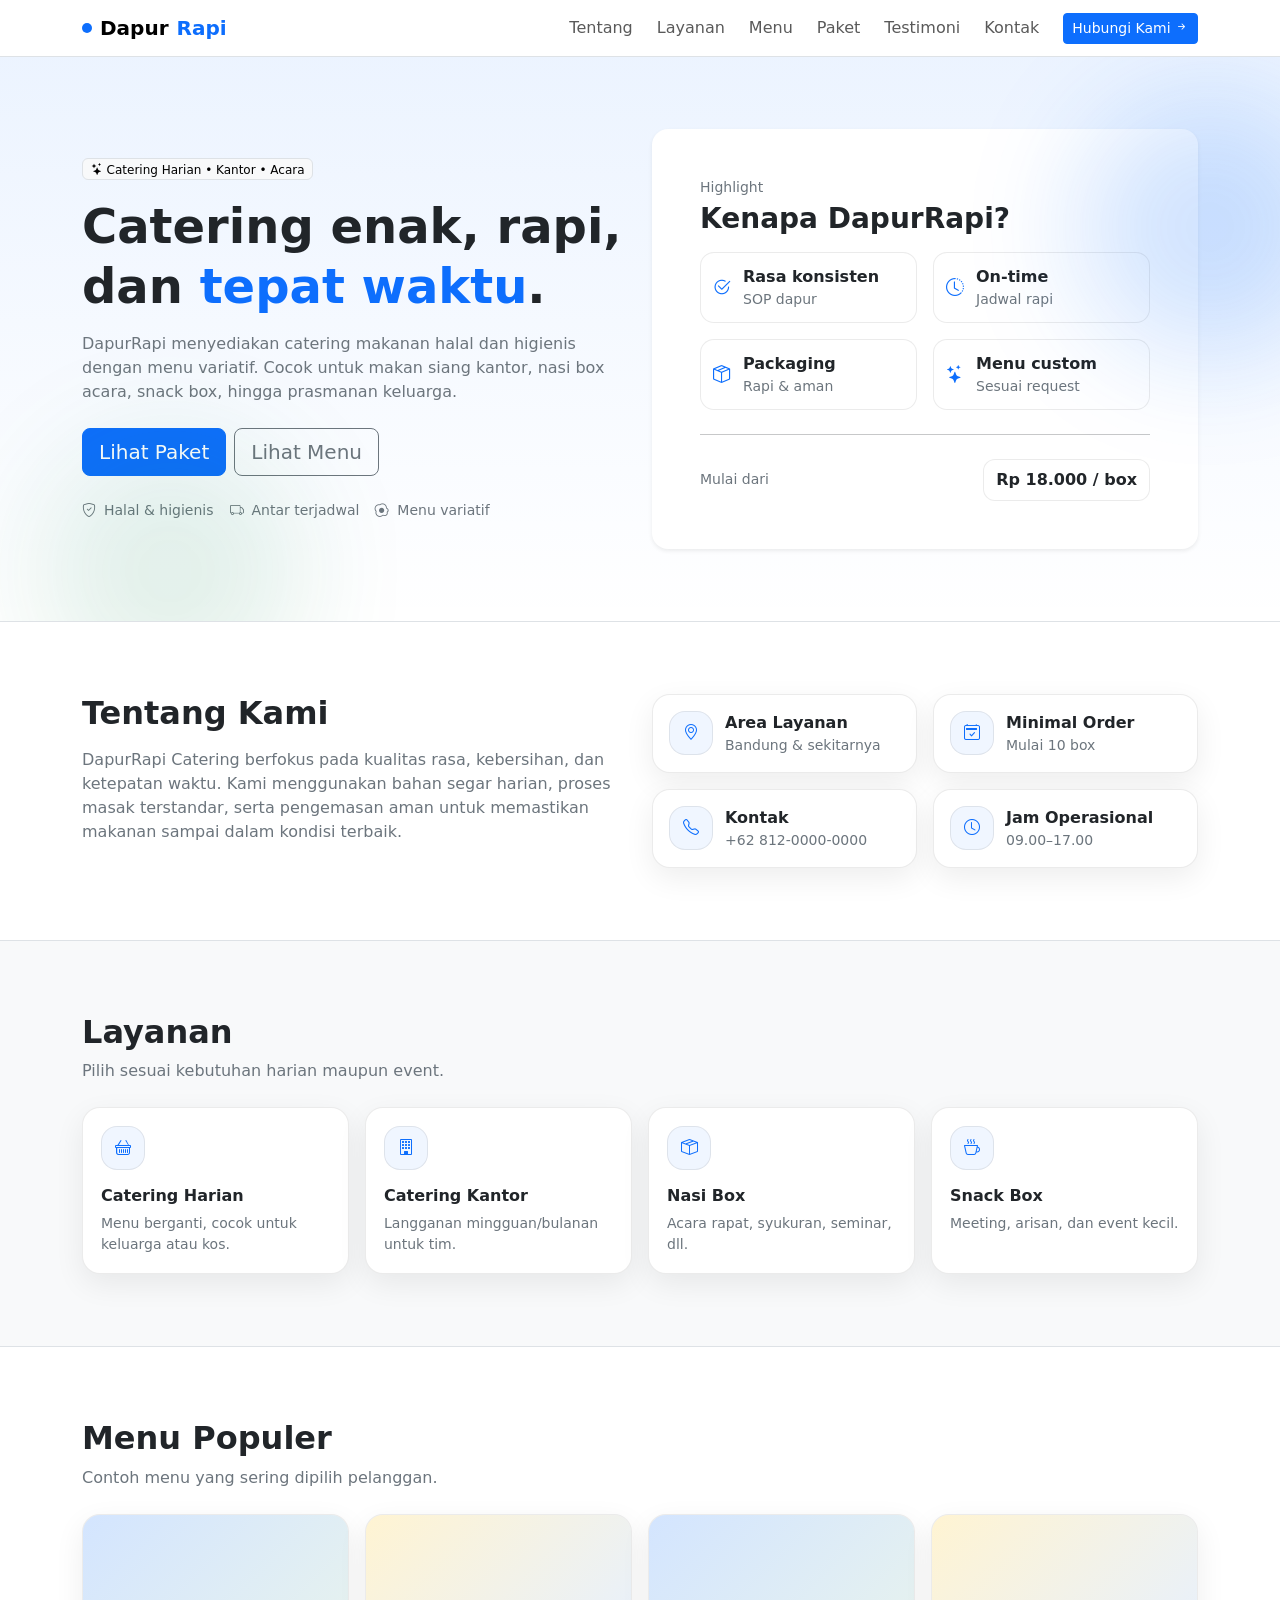
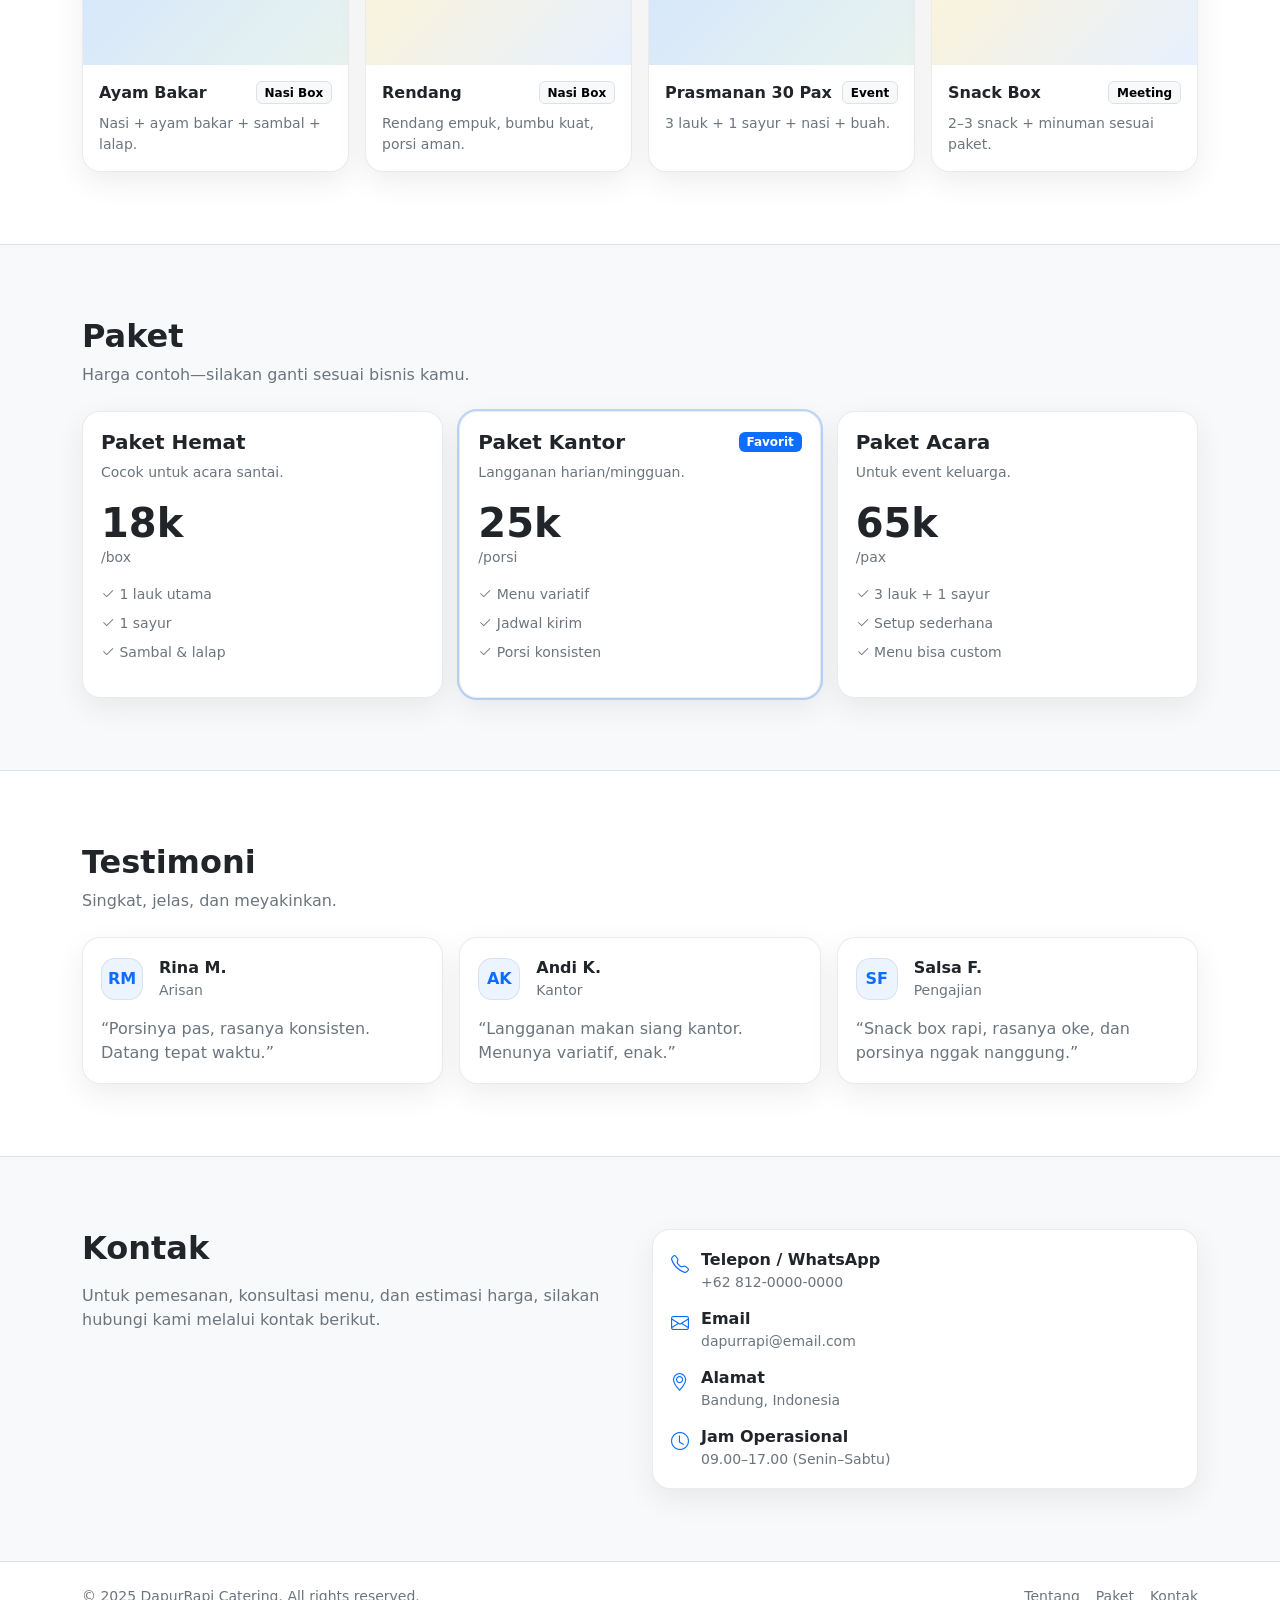
<file: statis/index.html>
<!doctype html>
<html lang="id">
<head>
  <meta charset="utf-8" />
  <meta name="viewport" content="width=device-width, initial-scale=1" />
  <title>DapurRapi Catering — Company Profile</title>
  <meta name="description" content="Catering harian, kantor, dan acara. Halal, higienis, dan tepat waktu." />

  <link href="https://cdn.jsdelivr.net/npm/bootstrap@5.3.3/dist/css/bootstrap.min.css" rel="stylesheet">
  <link href="https://cdn.jsdelivr.net/npm/bootstrap-icons@1.11.3/font/bootstrap-icons.min.css" rel="stylesheet">
  <link rel="stylesheet" href="style.css">
</head>

<body>

  <!-- Navbar -->
  <nav class="navbar navbar-expand-lg bg-white sticky-top border-bottom">
    <div class="container">
      <a class="navbar-brand fw-bold d-flex align-items-center gap-2" href="#">
        <span class="brand-dot"></span>
        Dapur<span class="text-primary">Rapi</span>
      </a>

      <button class="navbar-toggler" type="button" data-bs-toggle="collapse" data-bs-target="#navLinks">
        <span class="navbar-toggler-icon"></span>
      </button>

      <div class="collapse navbar-collapse" id="navLinks">
        <ul class="navbar-nav ms-auto mb-2 mb-lg-0 gap-lg-2">
          <li class="nav-item"><a class="nav-link" href="#tentang">Tentang</a></li>
          <li class="nav-item"><a class="nav-link" href="#layanan">Layanan</a></li>
          <li class="nav-item"><a class="nav-link" href="#menu">Menu</a></li>
          <li class="nav-item"><a class="nav-link" href="#paket">Paket</a></li>
          <li class="nav-item"><a class="nav-link" href="#testimoni">Testimoni</a></li>
          <li class="nav-item"><a class="nav-link" href="#kontak">Kontak</a></li>
        </ul>

        <a class="btn btn-primary btn-sm ms-lg-3" href="#kontak">
          Hubungi Kami <i class="bi bi-arrow-right-short"></i>
        </a>
      </div>
    </div>
  </nav>

  <!-- Hero -->
  <header class="hero py-5">
    <div class="container py-4">
      <div class="row align-items-center g-4">
        <div class="col-lg-6">
          <span class="badge text-bg-light border fw-medium mb-3">
            <i class="bi bi-stars"></i> Catering Harian • Kantor • Acara
          </span>

          <h1 class="display-5 fw-bold lh-sm">
            Catering enak, rapi, dan <span class="text-primary">tepat waktu</span>.
          </h1>

          <p class="text-secondary mt-3 mb-4">
            DapurRapi menyediakan catering makanan halal dan higienis dengan menu variatif.
            Cocok untuk makan siang kantor, nasi box acara, snack box, hingga prasmanan keluarga.
          </p>

          <div class="d-flex flex-wrap gap-2">
            <a class="btn btn-primary btn-lg" href="#paket">Lihat Paket</a>
            <a class="btn btn-outline-secondary btn-lg" href="#menu">Lihat Menu</a>
          </div>

          <div class="d-flex flex-wrap gap-3 mt-4 text-secondary small">
            <div class="d-flex align-items-center gap-2"><i class="bi bi-shield-check"></i> Halal & higienis</div>
            <div class="d-flex align-items-center gap-2"><i class="bi bi-truck"></i> Antar terjadwal</div>
            <div class="d-flex align-items-center gap-2"><i class="bi bi-egg-fried"></i> Menu variatif</div>
          </div>
        </div>

        <div class="col-lg-6">
          <div class="card border-0 shadow-sm rounded-4">
            <div class="card-body p-4 p-lg-5">
              <p class="text-secondary small mb-1">Highlight</p>
              <h3 class="fw-bold mb-3">Kenapa DapurRapi?</h3>

              <div class="row g-3">
                <div class="col-6">
                  <div class="mini">
                    <i class="bi bi-check2-circle"></i>
                    <div>
                      <div class="fw-semibold">Rasa konsisten</div>
                      <div class="text-secondary small">SOP dapur</div>
                    </div>
                  </div>
                </div>
                <div class="col-6">
                  <div class="mini">
                    <i class="bi bi-clock-history"></i>
                    <div>
                      <div class="fw-semibold">On-time</div>
                      <div class="text-secondary small">Jadwal rapi</div>
                    </div>
                  </div>
                </div>
                <div class="col-6">
                  <div class="mini">
                    <i class="bi bi-box-seam"></i>
                    <div>
                      <div class="fw-semibold">Packaging</div>
                      <div class="text-secondary small">Rapi & aman</div>
                    </div>
                  </div>
                </div>
                <div class="col-6">
                  <div class="mini">
                    <i class="bi bi-stars"></i>
                    <div>
                      <div class="fw-semibold">Menu custom</div>
                      <div class="text-secondary small">Sesuai request</div>
                    </div>
                  </div>
                </div>
              </div>

              <hr class="my-4">
              <div class="d-flex justify-content-between align-items-center">
                <span class="text-secondary small">Mulai dari</span>
                <span class="price-tag">Rp 18.000 / box</span>
              </div>
            </div>
          </div>

          <div class="blur blur-1"></div>
          <div class="blur blur-2"></div>
        </div>
      </div>
    </div>
  </header>

  <!-- Tentang -->
  <section id="tentang" class="py-5 border-top">
    <div class="container py-4">
      <div class="row g-4 align-items-start">
        <div class="col-lg-6">
          <h2 class="fw-bold mb-3">Tentang Kami</h2>
          <p class="text-secondary mb-0">
            DapurRapi Catering berfokus pada kualitas rasa, kebersihan, dan ketepatan waktu.
            Kami menggunakan bahan segar harian, proses masak terstandar, serta pengemasan aman
            untuk memastikan makanan sampai dalam kondisi terbaik.
          </p>
        </div>
        <div class="col-lg-6">
          <div class="row g-3">
            <div class="col-md-6">
              <div class="info-card">
                <div class="icon"><i class="bi bi-geo-alt"></i></div>
                <div>
                  <div class="fw-semibold">Area Layanan</div>
                  <div class="text-secondary small">Bandung & sekitarnya</div>
                </div>
              </div>
            </div>
            <div class="col-md-6">
              <div class="info-card">
                <div class="icon"><i class="bi bi-calendar2-check"></i></div>
                <div>
                  <div class="fw-semibold">Minimal Order</div>
                  <div class="text-secondary small">Mulai 10 box</div>
                </div>
              </div>
            </div>
            <div class="col-md-6">
              <div class="info-card">
                <div class="icon"><i class="bi bi-telephone"></i></div>
                <div>
                  <div class="fw-semibold">Kontak</div>
                  <div class="text-secondary small">+62 812-0000-0000</div>
                </div>
              </div>
            </div>
            <div class="col-md-6">
              <div class="info-card">
                <div class="icon"><i class="bi bi-clock"></i></div>
                <div>
                  <div class="fw-semibold">Jam Operasional</div>
                  <div class="text-secondary small">09.00–17.00</div>
                </div>
              </div>
            </div>
          </div>
        </div>
      </div>

    </div>
  </section>

  <!-- Layanan -->
  <section id="layanan" class="py-5 bg-light border-top border-bottom">
    <div class="container py-4">
      <div class="d-flex flex-wrap justify-content-between align-items-end gap-2 mb-4">
        <div>
          <h2 class="fw-bold mb-2">Layanan</h2>
          <p class="text-secondary mb-0">Pilih sesuai kebutuhan harian maupun event.</p>
        </div>
      </div>

      <div class="row g-3">
        <div class="col-md-6 col-lg-3">
          <div class="feature h-100">
            <div class="feature-icon"><i class="bi bi-basket"></i></div>
            <h6 class="fw-semibold mt-3 mb-2">Catering Harian</h6>
            <p class="text-secondary small mb-0">Menu berganti, cocok untuk keluarga atau kos.</p>
          </div>
        </div>
        <div class="col-md-6 col-lg-3">
          <div class="feature h-100">
            <div class="feature-icon"><i class="bi bi-building"></i></div>
            <h6 class="fw-semibold mt-3 mb-2">Catering Kantor</h6>
            <p class="text-secondary small mb-0">Langganan mingguan/bulanan untuk tim.</p>
          </div>
        </div>
        <div class="col-md-6 col-lg-3">
          <div class="feature h-100">
            <div class="feature-icon"><i class="bi bi-box-seam"></i></div>
            <h6 class="fw-semibold mt-3 mb-2">Nasi Box</h6>
            <p class="text-secondary small mb-0">Acara rapat, syukuran, seminar, dll.</p>
          </div>
        </div>
        <div class="col-md-6 col-lg-3">
          <div class="feature h-100">
            <div class="feature-icon"><i class="bi bi-cup-hot"></i></div>
            <h6 class="fw-semibold mt-3 mb-2">Snack Box</h6>
            <p class="text-secondary small mb-0">Meeting, arisan, dan event kecil.</p>
          </div>
        </div>
      </div>
    </div>
  </section>

  <!-- Menu -->
  <section id="menu" class="py-5">
    <div class="container py-4">
      <div class="d-flex flex-wrap justify-content-between align-items-end gap-2 mb-4">
        <div>
          <h2 class="fw-bold mb-2">Menu Populer</h2>
          <p class="text-secondary mb-0">Contoh menu yang sering dipilih pelanggan.</p>
        </div>
      </div>

      <div class="row g-3">
        <div class="col-md-6 col-lg-3">
          <div class="menu-card h-100">
            <div class="thumb"></div>
            <div class="p-3">
              <div class="d-flex justify-content-between align-items-center">
                <div class="fw-semibold">Ayam Bakar</div>
                <span class="badge text-bg-light border">Nasi Box</span>
              </div>
              <div class="text-secondary small mt-2">Nasi + ayam bakar + sambal + lalap.</div>
            </div>
          </div>
        </div>

        <div class="col-md-6 col-lg-3">
          <div class="menu-card h-100">
            <div class="thumb alt"></div>
            <div class="p-3">
              <div class="d-flex justify-content-between align-items-center">
                <div class="fw-semibold">Rendang</div>
                <span class="badge text-bg-light border">Nasi Box</span>
              </div>
              <div class="text-secondary small mt-2">Rendang empuk, bumbu kuat, porsi aman.</div>
            </div>
          </div>
        </div>

        <div class="col-md-6 col-lg-3">
          <div class="menu-card h-100">
            <div class="thumb"></div>
            <div class="p-3">
              <div class="d-flex justify-content-between align-items-center">
                <div class="fw-semibold">Prasmanan 30 Pax</div>
                <span class="badge text-bg-light border">Event</span>
              </div>
              <div class="text-secondary small mt-2">3 lauk + 1 sayur + nasi + buah.</div>
            </div>
          </div>
        </div>

        <div class="col-md-6 col-lg-3">
          <div class="menu-card h-100">
            <div class="thumb alt"></div>
            <div class="p-3">
              <div class="d-flex justify-content-between align-items-center">
                <div class="fw-semibold">Snack Box</div>
                <span class="badge text-bg-light border">Meeting</span>
              </div>
              <div class="text-secondary small mt-2">2–3 snack + minuman sesuai paket.</div>
            </div>
          </div>
        </div>
      </div>

    </div>
  </section>

  <!-- Paket -->
  <section id="paket" class="py-5 bg-light border-top border-bottom">
    <div class="container py-4">
      <div class="d-flex flex-wrap justify-content-between align-items-end gap-2 mb-4">
        <div>
          <h2 class="fw-bold mb-2">Paket</h2>
          <p class="text-secondary mb-0">Harga contoh—silakan ganti sesuai bisnis kamu.</p>
        </div>
      </div>

      <div class="row g-3">
        <div class="col-lg-4">
          <div class="price-card h-100">
            <h5 class="fw-semibold">Paket Hemat</h5>
            <p class="text-secondary small">Cocok untuk acara santai.</p>
            <div class="display-6 fw-bold">18k</div>
            <div class="text-secondary small">/box</div>
            <ul class="mt-3 small text-secondary list-unstyled d-grid gap-2">
              <li><i class="bi bi-check2"></i> 1 lauk utama</li>
              <li><i class="bi bi-check2"></i> 1 sayur</li>
              <li><i class="bi bi-check2"></i> Sambal & lalap</li>
            </ul>
          </div>
        </div>

        <div class="col-lg-4">
          <div class="price-card h-100 featured">
            <div class="d-flex justify-content-between align-items-center">
              <h5 class="fw-semibold mb-0">Paket Kantor</h5>
              <span class="badge text-bg-primary">Favorit</span>
            </div>
            <p class="text-secondary small mt-2">Langganan harian/mingguan.</p>
            <div class="display-6 fw-bold">25k</div>
            <div class="text-secondary small">/porsi</div>
            <ul class="mt-3 small text-secondary list-unstyled d-grid gap-2">
              <li><i class="bi bi-check2"></i> Menu variatif</li>
              <li><i class="bi bi-check2"></i> Jadwal kirim</li>
              <li><i class="bi bi-check2"></i> Porsi konsisten</li>
            </ul>
          </div>
        </div>

        <div class="col-lg-4">
          <div class="price-card h-100">
            <h5 class="fw-semibold">Paket Acara</h5>
            <p class="text-secondary small">Untuk event keluarga.</p>
            <div class="display-6 fw-bold">65k</div>
            <div class="text-secondary small">/pax</div>
            <ul class="mt-3 small text-secondary list-unstyled d-grid gap-2">
              <li><i class="bi bi-check2"></i> 3 lauk + 1 sayur</li>
              <li><i class="bi bi-check2"></i> Setup sederhana</li>
              <li><i class="bi bi-check2"></i> Menu bisa custom</li>
            </ul>
          </div>
        </div>
      </div>

    </div>
  </section>

  <!-- Testimoni -->
  <section id="testimoni" class="py-5">
    <div class="container py-4">
      <div class="d-flex flex-wrap justify-content-between align-items-end gap-2 mb-4">
        <div>
          <h2 class="fw-bold mb-2">Testimoni</h2>
          <p class="text-secondary mb-0">Singkat, jelas, dan meyakinkan.</p>
        </div>
      </div>

      <div class="row g-3">
        <div class="col-lg-4">
          <div class="review h-100">
            <div class="d-flex gap-3 align-items-center">
              <div class="avatar">RM</div>
              <div>
                <div class="fw-semibold">Rina M.</div>
                <div class="text-secondary small">Arisan</div>
              </div>
            </div>
            <p class="text-secondary mt-3 mb-0">“Porsinya pas, rasanya konsisten. Datang tepat waktu.”</p>
          </div>
        </div>
        <div class="col-lg-4">
          <div class="review h-100">
            <div class="d-flex gap-3 align-items-center">
              <div class="avatar">AK</div>
              <div>
                <div class="fw-semibold">Andi K.</div>
                <div class="text-secondary small">Kantor</div>
              </div>
            </div>
            <p class="text-secondary mt-3 mb-0">“Langganan makan siang kantor. Menunya variatif, enak.”</p>
          </div>
        </div>
        <div class="col-lg-4">
          <div class="review h-100">
            <div class="d-flex gap-3 align-items-center">
              <div class="avatar">SF</div>
              <div>
                <div class="fw-semibold">Salsa F.</div>
                <div class="text-secondary small">Pengajian</div>
              </div>
            </div>
            <p class="text-secondary mt-3 mb-0">“Snack box rapi, rasanya oke, dan porsinya nggak nanggung.”</p>
          </div>
        </div>
      </div>

    </div>
  </section>

  <!-- Kontak -->
  <section id="kontak" class="py-5 bg-light border-top">
    <div class="container py-4">
      <div class="row g-4 align-items-start">
        <div class="col-lg-6">
          <h2 class="fw-bold mb-3">Kontak</h2>
          <p class="text-secondary mb-0">
            Untuk pemesanan, konsultasi menu, dan estimasi harga, silakan hubungi kami melalui kontak berikut.
          </p>
        </div>
        <div class="col-lg-6">
          <div class="contact-card">
            <div class="item">
              <i class="bi bi-telephone"></i>
              <div>
                <div class="fw-semibold">Telepon / WhatsApp</div>
                <div class="text-secondary small">+62 812-0000-0000</div>
              </div>
            </div>
            <div class="item">
              <i class="bi bi-envelope"></i>
              <div>
                <div class="fw-semibold">Email</div>
                <div class="text-secondary small">dapurrapi@email.com</div>
              </div>
            </div>
            <div class="item">
              <i class="bi bi-geo-alt"></i>
              <div>
                <div class="fw-semibold">Alamat</div>
                <div class="text-secondary small">Bandung, Indonesia</div>
              </div>
            </div>
            <div class="item">
              <i class="bi bi-clock"></i>
              <div>
                <div class="fw-semibold">Jam Operasional</div>
                <div class="text-secondary small">09.00–17.00 (Senin–Sabtu)</div>
              </div>
            </div>
          </div>
        </div>
      </div>

    </div>
  </section>

  <!-- Footer -->
  <footer class="py-4 bg-white border-top">
    <div class="container">
      <div class="d-flex flex-wrap gap-2 justify-content-between align-items-center">
        <p class="mb-0 small text-secondary">© 2025 DapurRapi Catering. All rights reserved.</p>
        <div class="d-flex gap-3">
          <a class="small text-secondary text-decoration-none" href="#tentang">Tentang</a>
          <a class="small text-secondary text-decoration-none" href="#paket">Paket</a>
          <a class="small text-secondary text-decoration-none" href="#kontak">Kontak</a>
        </div>
      </div>
    </div>
  </footer>

  <script src="https://cdn.jsdelivr.net/npm/bootstrap@5.3.3/dist/js/bootstrap.bundle.min.js"></script>
</body>
</html>
</file>
<file: statis/style.css>
:root{
  --radius-xl: 18px;
  --shadow-soft: 0 10px 30px rgba(0,0,0,.07);
  --border-soft: rgba(0,0,0,.08);
}

body{
  font-feature-settings: "ss01" 1;
}

.brand-dot{
  width:10px; height:10px;
  border-radius:999px;
  background: var(--bs-primary);
  display:inline-block;
}

.hero{
  background: linear-gradient(180deg, rgba(13,110,253,.08), rgba(13,110,253,0));
  position: relative;
  overflow: hidden;
}

.price-tag{
  font-weight: 700;
  padding: 8px 12px;
  border-radius: 12px;
  border: 1px solid var(--border-soft);
  background: rgba(255,255,255,.9);
}

.mini{
  display:flex; gap:12px;
  align-items:center;
  padding: 12px;
  border: 1px solid var(--border-soft);
  border-radius: 14px;
  background: rgba(255,255,255,.75);
}
.mini i{ color: var(--bs-primary); font-size: 18px; }

.blur{
  position:absolute;
  width: 260px; height: 260px;
  border-radius: 999px;
  filter: blur(60px);
  opacity: .55;
  z-index: 0;
}
.blur-1{ background: rgba(13,110,253,.35); right: -60px; top: 40px; }
.blur-2{ background: rgba(25,135,84,.22); left: 40px; bottom: -80px; }

.info-card{
  display:flex; gap:12px;
  padding: 16px;
  border: 1px solid var(--border-soft);
  border-radius: var(--radius-xl);
  background: #fff;
  box-shadow: var(--shadow-soft);
}
.info-card .icon{
  width: 44px; height: 44px;
  border-radius: 16px;
  display:flex; align-items:center; justify-content:center;
  border: 1px solid var(--border-soft);
  color: var(--bs-primary);
  background: rgba(13,110,253,.06);
}

.feature{
  border: 1px solid var(--border-soft);
  border-radius: var(--radius-xl);
  padding: 18px;
  background: #fff;
  box-shadow: var(--shadow-soft);
}
.feature-icon{
  width: 44px; height: 44px;
  border-radius: 16px;
  display:flex; align-items:center; justify-content:center;
  border: 1px solid var(--border-soft);
  color: var(--bs-primary);
  background: rgba(13,110,253,.06);
}

.menu-card{
  border: 1px solid var(--border-soft);
  border-radius: var(--radius-xl);
  background: #fff;
  overflow:hidden;
  box-shadow: var(--shadow-soft);
}
.thumb{
  height: 150px;
  background: linear-gradient(135deg, rgba(13,110,253,.18), rgba(25,135,84,.10));
}
.thumb.alt{
  background: linear-gradient(135deg, rgba(255,193,7,.18), rgba(13,110,253,.10));
}

.price-card{
  border: 1px solid var(--border-soft);
  border-radius: var(--radius-xl);
  padding: 18px;
  background: #fff;
  box-shadow: var(--shadow-soft);
}
.price-card.featured{
  outline: 2px solid rgba(13,110,253,.25);
}

.review{
  border: 1px solid var(--border-soft);
  border-radius: var(--radius-xl);
  padding: 18px;
  background: #fff;
  box-shadow: var(--shadow-soft);
}
.avatar{
  width: 42px; height: 42px;
  border-radius: 14px;
  display:flex; align-items:center; justify-content:center;
  font-weight: 700;
  border: 1px solid var(--border-soft);
  background: rgba(13,110,253,.08);
  color: var(--bs-primary);
}

.contact-card{
  border: 1px solid var(--border-soft);
  border-radius: var(--radius-xl);
  background: #fff;
  box-shadow: var(--shadow-soft);
  padding: 18px;
  display:grid;
  gap: 14px;
}
.contact-card .item{
  display:flex;
  gap: 12px;
  align-items:flex-start;
}
.contact-card .item i{
  font-size: 18px;
  color: var(--bs-primary);
  margin-top: 2px;
}
</file>
